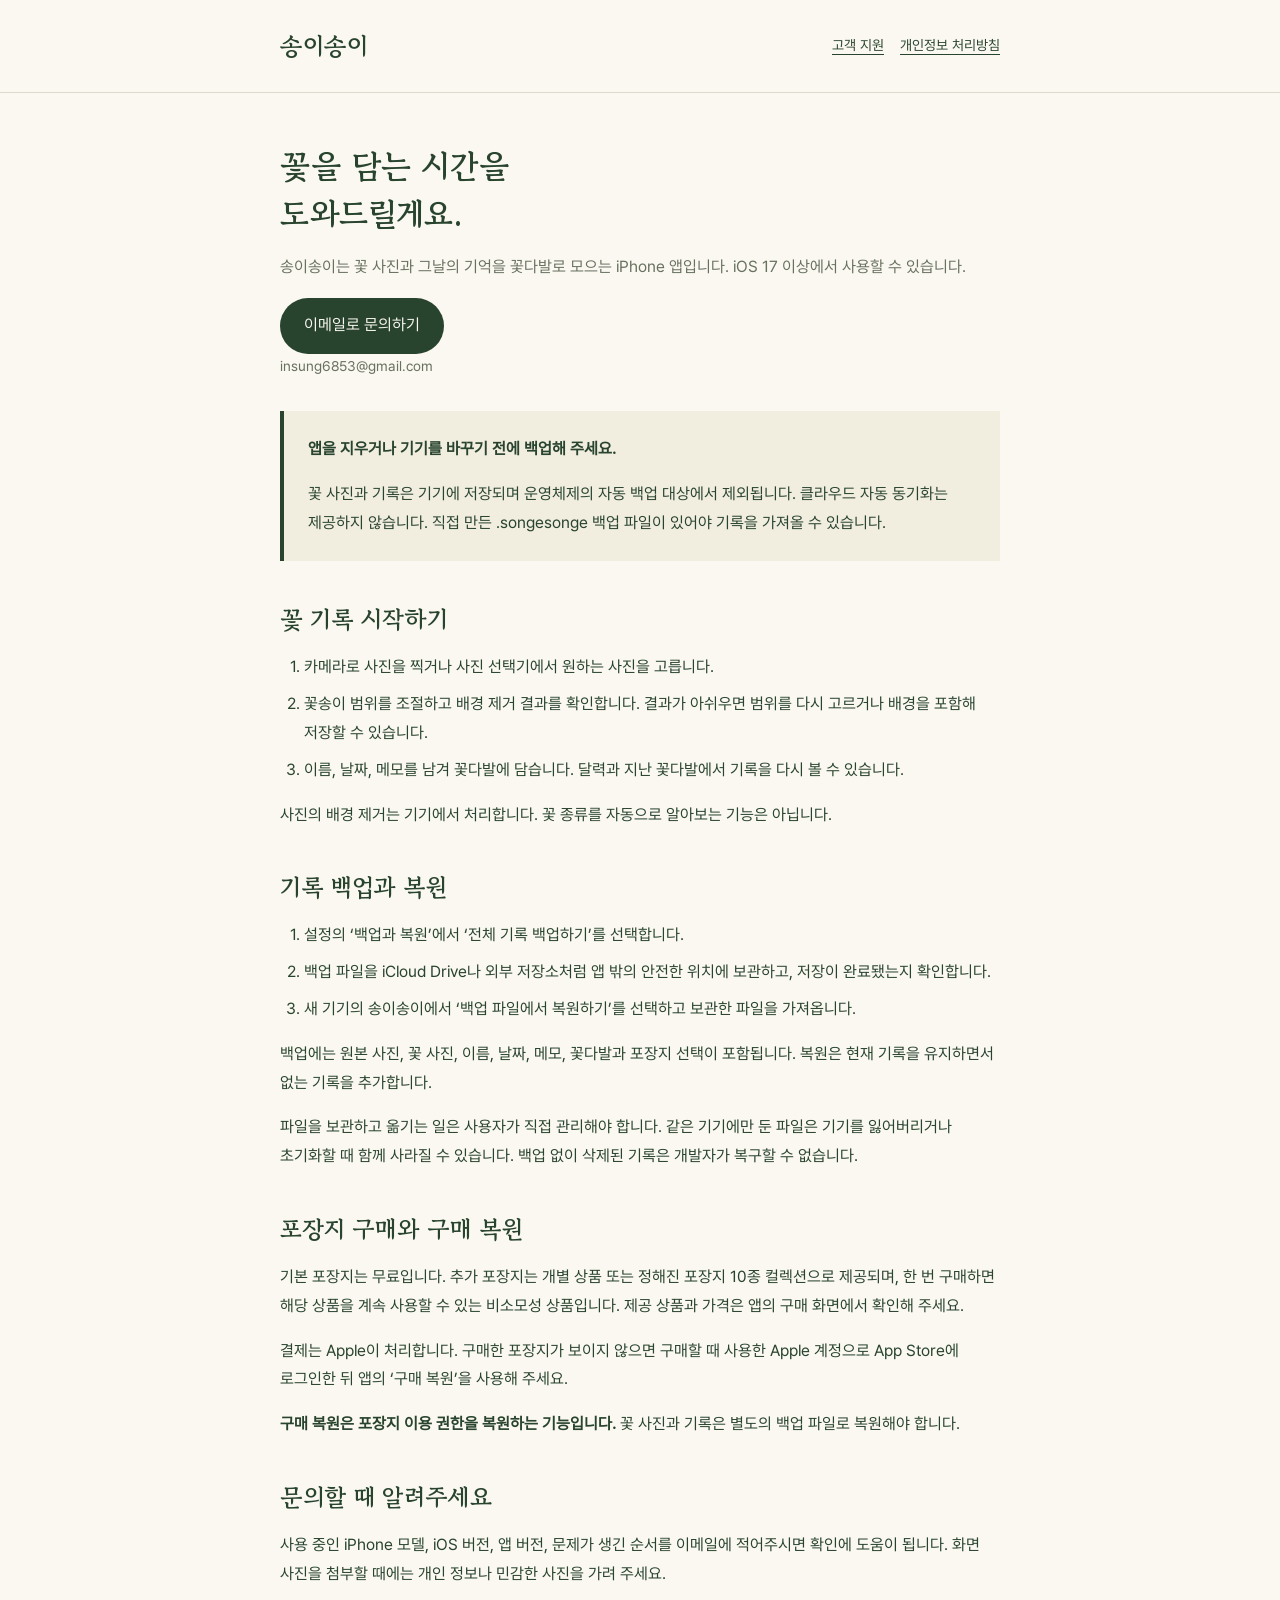
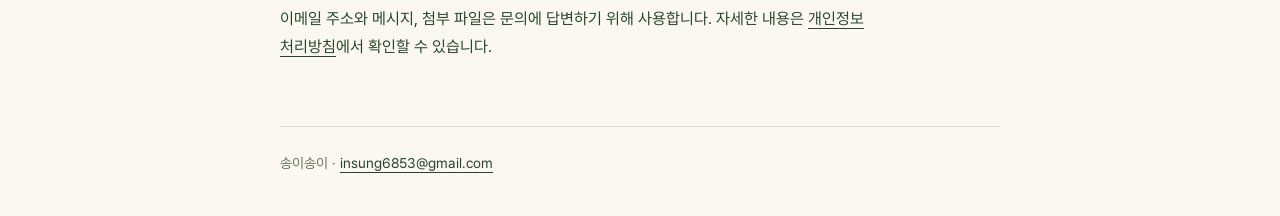
<file: index.html>
<!doctype html>
<html lang="ko">
<head><meta charset="utf-8"><meta name="viewport" content="width=device-width,initial-scale=1"><meta name="description" content="송이송이 사용 방법, 기록 백업과 복원, 포장지 구매 및 문의 안내."><meta name="theme-color" content="#FAF8F0"><title>송이송이 — 고객 지원</title><link rel="icon" href="data:,"><link rel="stylesheet" href="styles.css"></head>
<body>
<a class="skip" href="#main">본문으로 바로가기</a>
<header><div class="shell header-row"><a class="brand" href="index.html">송이송이</a><nav aria-label="주요 메뉴"><a href="index.html" aria-current="page">고객 지원</a><a href="privacy.html">개인정보 처리방침</a></nav></div></header>
<div class="shell"><main id="main">
<h1>꽃을 담는 시간을<br>도와드릴게요.</h1>
<p class="intro">송이송이는 꽃 사진과 그날의 기억을 꽃다발로 모으는 iPhone 앱입니다. iOS 17 이상에서 <span class="phrase">사용할 수 있습니다</span>.</p>
<a class="contact" href="mailto:insung6853@gmail.com">이메일로 문의하기</a>
<p class="meta">insung6853@gmail.com</p>
<aside class="note" aria-label="기록 보관 안내"><p><strong>앱을 지우거나 기기를 바꾸기 전에 <span class="phrase">백업해 주세요</span>.</strong></p><p>꽃 사진과 기록은 기기에 저장되며 운영체제의 자동 백업 대상에서 제외됩니다. 클라우드 자동 동기화는 제공하지 않습니다. 직접 만든 <code>.songesonge</code> 백업 파일이 있어야 기록을 <span class="phrase">가져올 수 있습니다</span>.</p></aside>
<section><h2>꽃 기록 시작하기</h2><ol><li>카메라로 사진을 찍거나 사진 선택기에서 원하는 사진을 고릅니다.</li><li>꽃송이 범위를 조절하고 배경 제거 결과를 확인합니다. 결과가 아쉬우면 범위를 다시 고르거나 배경을 포함해 저장할 수 있습니다.</li><li>이름, 날짜, 메모를 남겨 꽃다발에 담습니다. 달력과 지난 꽃다발에서 기록을 다시 <span class="phrase">볼 수 있습니다</span>.</li></ol><p>사진의 배경 제거는 기기에서 처리합니다. 꽃 종류를 자동으로 알아보는 기능은 아닙니다.</p></section>
<section><h2>기록 백업과 복원</h2><ol><li>설정의 ‘백업과 복원’에서 <span class="phrase">‘전체 기록 백업하기’를</span> 선택합니다.</li><li>백업 파일을 iCloud Drive나 외부 저장소처럼 앱 밖의 안전한 위치에 보관하고, 저장이 완료됐는지 확인합니다.</li><li>새 기기의 송이송이에서 <span class="phrase">‘백업 파일에서 복원하기’를</span> 선택하고 보관한 파일을 가져옵니다.</li></ol><p>백업에는 원본 사진, 꽃 사진, 이름, 날짜, 메모, 꽃다발과 포장지 선택이 포함됩니다. 복원은 현재 기록을 유지하면서 없는 기록을 추가합니다.</p><p>파일을 보관하고 옮기는 일은 사용자가 직접 관리해야 합니다. 같은 기기에만 둔 파일은 기기를 잃어버리거나 초기화할 때 함께 <span class="phrase">사라질 수 있습니다</span>. 백업 없이 삭제된 기록은 개발자가 <span class="phrase">복구할 수 없습니다</span>.</p></section>
<section><h2>포장지 구매와 구매 복원</h2><p>기본 포장지는 무료입니다. 추가 포장지는 개별 상품 또는 정해진 포장지 10종 컬렉션으로 제공되며, 한 번 구매하면 해당 상품을 계속 <span class="phrase">사용할 수 있는</span> 비소모성 상품입니다. 제공 상품과 가격은 앱의 구매 화면에서 <span class="phrase">확인해 주세요</span>.</p><p>결제는 Apple이 처리합니다. 구매한 포장지가 보이지 않으면 구매할 때 사용한 Apple 계정으로 App Store에 로그인한 뒤 앱의 <span class="phrase">‘구매 복원’을</span> 사용해 주세요.</p><p><strong>구매 복원은 포장지 이용 권한을 복원하는 기능입니다.</strong> 꽃 사진과 기록은 별도의 백업 파일로 복원해야 합니다.</p></section>
<section><h2>문의할 때 알려주세요</h2><p>사용 중인 iPhone 모델, iOS 버전, 앱 버전, 문제가 생긴 순서를 이메일에 적어주시면 확인에 도움이 됩니다. 화면 사진을 첨부할 때에는 개인 정보나 민감한 사진을 가려 주세요.</p><p>이메일 주소와 메시지, 첨부 파일은 문의에 답변하기 위해 사용합니다. 자세한 내용은 <a href="privacy.html">개인정보 처리방침</a>에서 <span class="phrase">확인할 수 있습니다</span>.</p></section>
</main><footer><p class="meta">송이송이 · <a href="mailto:insung6853@gmail.com">insung6853@gmail.com</a></p></footer></div>
</body></html>
</file>
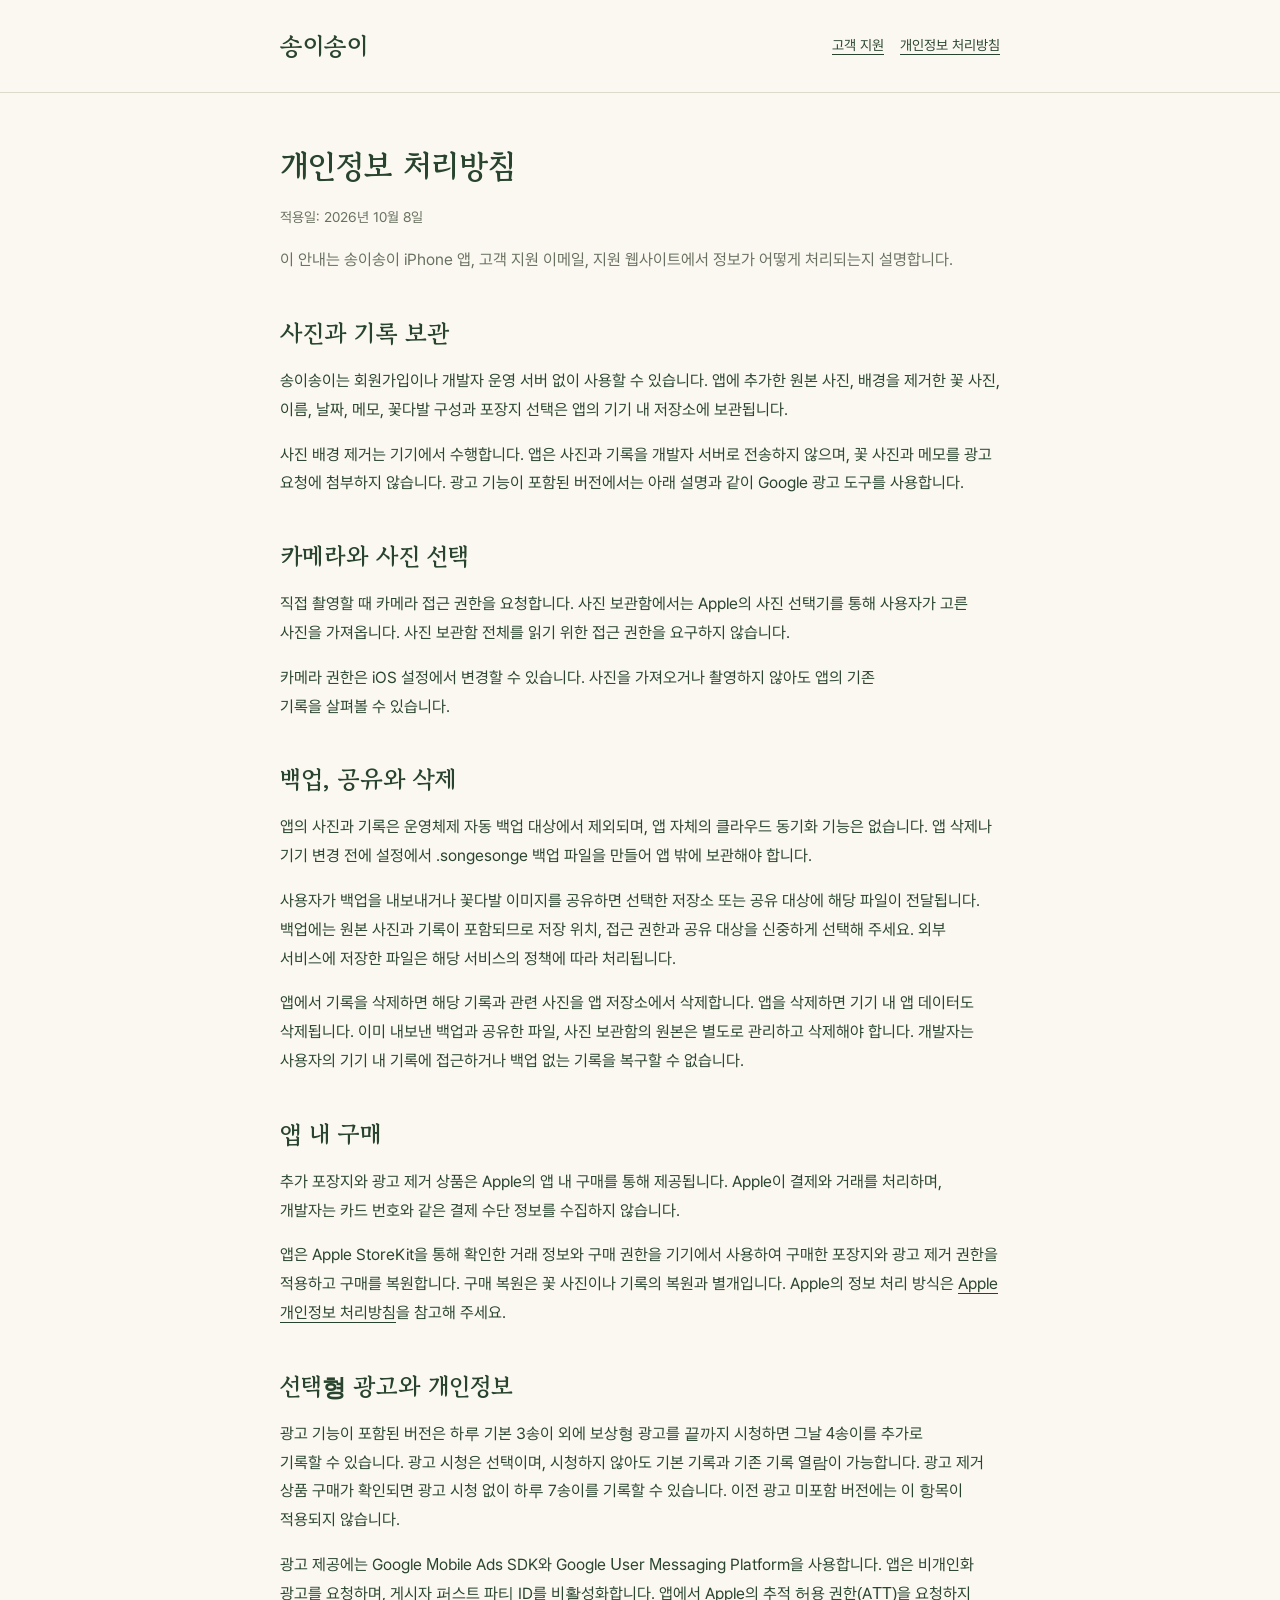
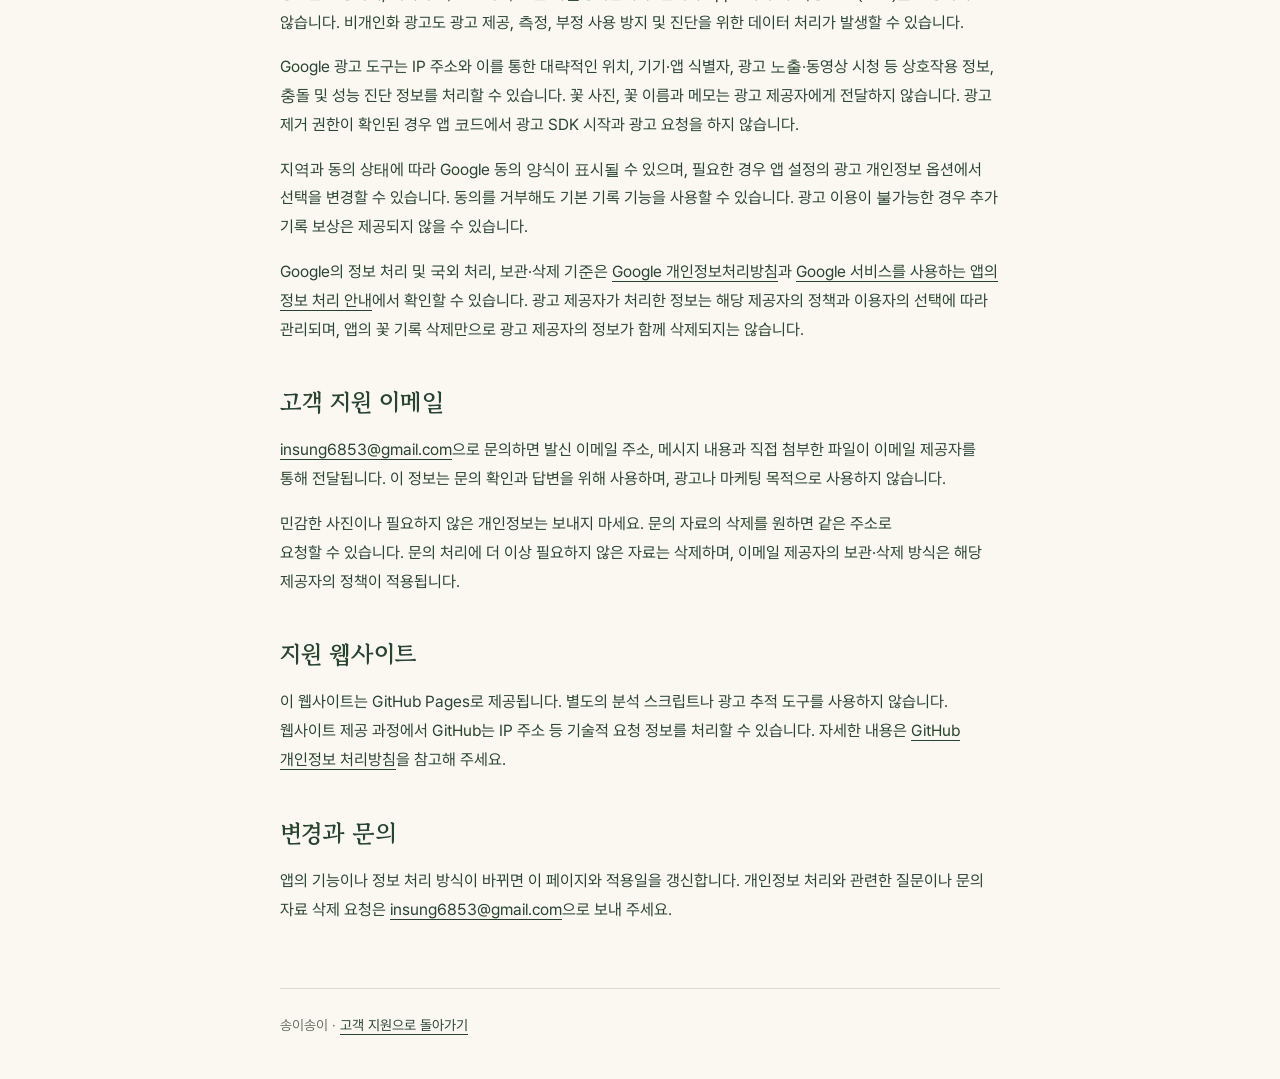
<file: privacy.html>
<!doctype html>
<html lang="ko">
<head><meta charset="utf-8"><meta name="viewport" content="width=device-width,initial-scale=1"><meta name="description" content="송이송이의 기기 내 사진 처리, 기록 저장, 백업 파일, Apple 구매 및 이메일 문의 정보 처리 안내."><meta name="theme-color" content="#FAF8F0"><title>송이송이 — 개인정보 처리방침</title><link rel="icon" href="data:,"><link rel="stylesheet" href="styles.css"></head>
<body><a class="skip" href="#main">본문으로 바로가기</a>
<header><div class="shell header-row"><a class="brand" href="index.html">송이송이</a><nav aria-label="주요 메뉴"><a href="index.html">고객 지원</a><a href="privacy.html" aria-current="page">개인정보 처리방침</a></nav></div></header>
<div class="shell"><main id="main"><h1>개인정보 처리방침</h1><p class="meta">적용일: 2026년 10월 8일</p><p class="intro">이 안내는 송이송이 iPhone 앱, 고객 지원 이메일, 지원 웹사이트에서 정보가 어떻게 처리되는지 설명합니다.</p>
<section><h2>사진과 기록 보관</h2><p>송이송이는 회원가입이나 개발자 운영 서버 없이 <span class="phrase">사용할 수 있습니다</span>. 앱에 추가한 원본 사진, 배경을 제거한 꽃 사진, 이름, 날짜, 메모, 꽃다발 구성과 포장지 선택은 앱의 기기 내 저장소에 보관됩니다.</p><p>사진 배경 제거는 기기에서 수행합니다. 앱은 사진과 기록을 개발자 서버로 전송하지 않으며, 꽃 사진과 메모를 광고 요청에 첨부하지 않습니다. 광고 기능이 포함된 버전에서는 아래 설명과 같이 Google 광고 도구를 사용합니다.</p></section>
<section><h2>카메라와 사진 선택</h2><p>직접 촬영할 때 카메라 접근 권한을 요청합니다. 사진 보관함에서는 Apple의 사진 선택기를 통해 사용자가 고른 사진을 가져옵니다. 사진 보관함 전체를 읽기 위한 접근 권한을 요구하지 않습니다.</p><p>카메라 권한은 iOS 설정에서 변경할 수 있습니다. 사진을 가져오거나 촬영하지 않아도 앱의 기존 기록을 <span class="phrase">살펴볼 수 있습니다</span>.</p></section>
<section><h2>백업, 공유와 삭제</h2><p>앱의 사진과 기록은 운영체제 자동 백업 대상에서 제외되며, 앱 자체의 클라우드 동기화 기능은 없습니다. 앱 삭제나 기기 변경 전에 설정에서 <code>.songesonge</code> 백업 파일을 만들어 앱 밖에 보관해야 합니다.</p><p>사용자가 백업을 내보내거나 꽃다발 이미지를 공유하면 선택한 저장소 또는 공유 대상에 해당 파일이 전달됩니다. 백업에는 원본 사진과 기록이 포함되므로 저장 위치, 접근 권한과 공유 대상을 신중하게 <span class="phrase">선택해 주세요</span>. 외부 서비스에 저장한 파일은 해당 서비스의 정책에 따라 처리됩니다.</p><p>앱에서 기록을 삭제하면 해당 기록과 관련 사진을 앱 저장소에서 삭제합니다. 앱을 삭제하면 기기 내 앱 데이터도 삭제됩니다. 이미 내보낸 백업과 공유한 파일, 사진 보관함의 원본은 별도로 관리하고 삭제해야 합니다. 개발자는 사용자의 기기 내 기록에 접근하거나 백업 없는 기록을 <span class="phrase">복구할 수 없습니다</span>.</p></section>
<section><h2>앱 내 구매</h2><p>추가 포장지와 광고 제거 상품은 Apple의 앱 내 구매를 통해 제공됩니다. Apple이 결제와 거래를 처리하며, 개발자는 카드 번호와 같은 결제 수단 정보를 수집하지 않습니다.</p><p>앱은 Apple StoreKit을 통해 확인한 거래 정보와 구매 권한을 기기에서 사용하여 구매한 포장지와 광고 제거 권한을 적용하고 구매를 복원합니다. 구매 복원은 꽃 사진이나 기록의 복원과 별개입니다. Apple의 정보 <span class="phrase">처리 방식</span>은 <a href="https://www.apple.com/legal/privacy/">Apple 개인정보 처리방침</a>을 참고해 주세요.</p></section>
<section><h2>선택형 광고와 개인정보</h2><p>광고 기능이 포함된 버전은 하루 기본 3송이 외에 보상형 광고를 끝까지 시청하면 그날 4송이를 추가로 <span class="phrase">기록할 수 있습니다</span>. 광고 시청은 선택이며, 시청하지 않아도 기본 기록과 기존 기록 열람이 가능합니다. 광고 제거 상품 구매가 확인되면 광고 시청 없이 하루 7송이를 <span class="phrase">기록할 수 있습니다</span>. 이전 광고 미포함 버전에는 이 항목이 적용되지 않습니다.</p><p>광고 제공에는 Google Mobile Ads SDK와 Google User Messaging Platform을 사용합니다. 앱은 비개인화 광고를 요청하며, 게시자 퍼스트 파티 ID를 비활성화합니다. 앱에서 Apple의 추적 허용 권한(ATT)을 요청하지 않습니다. 비개인화 광고도 광고 제공, 측정, 부정 사용 방지 및 진단을 위한 데이터 처리가 발생할 수 있습니다.</p><p>Google 광고 도구는 IP 주소와 이를 통한 대략적인 위치, 기기·앱 식별자, 광고 노출·동영상 시청 등 상호작용 정보, 충돌 및 성능 진단 정보를 <span class="phrase">처리할 수 있습니다</span>. 꽃 사진, 꽃 이름과 메모는 광고 제공자에게 전달하지 않습니다. 광고 제거 권한이 확인된 경우 앱 코드에서 광고 SDK 시작과 광고 요청을 하지 않습니다.</p><p>지역과 동의 상태에 따라 Google 동의 양식이 표시될 수 있으며, 필요한 경우 앱 설정의 광고 개인정보 옵션에서 선택을 변경할 수 있습니다. 동의를 거부해도 기본 기록 기능을 <span class="phrase">사용할 수 있습니다</span>. 광고 이용이 불가능한 경우 추가 기록 보상은 제공되지 않을 수 있습니다.</p><p>Google의 정보 처리 및 국외 처리, 보관·삭제 기준은 <a href="https://policies.google.com/privacy?hl=ko">Google 개인정보처리방침</a>과 <a href="https://policies.google.com/technologies/partner-sites?hl=ko">Google 서비스를 사용하는 앱의 정보 처리 안내</a>에서 <span class="phrase">확인할 수 있습니다</span>. 광고 제공자가 처리한 정보는 해당 제공자의 정책과 이용자의 선택에 따라 관리되며, 앱의 꽃 기록 삭제만으로 광고 제공자의 정보가 함께 삭제되지는 않습니다.</p></section>
<section><h2>고객 지원 이메일</h2><p><a href="mailto:insung6853@gmail.com">insung6853@gmail.com</a>으로 문의하면 발신 이메일 주소, 메시지 내용과 직접 첨부한 파일이 이메일 제공자를 통해 전달됩니다. 이 정보는 문의 확인과 답변을 위해 사용하며, 광고나 마케팅 목적으로 사용하지 않습니다.</p><p>민감한 사진이나 필요하지 않은 개인정보는 보내지 마세요. 문의 자료의 삭제를 원하면 같은 주소로 <span class="phrase">요청할 수 있습니다</span>. 문의 처리에 더 이상 필요하지 않은 자료는 삭제하며, 이메일 제공자의 보관·삭제 방식은 해당 제공자의 정책이 적용됩니다.</p></section>
<section><h2>지원 웹사이트</h2><p>이 웹사이트는 GitHub Pages로 제공됩니다. 별도의 분석 스크립트나 광고 추적 도구를 사용하지 않습니다. 웹사이트 제공 과정에서 GitHub는 IP 주소 등 기술적 요청 정보를 <span class="phrase">처리할 수 있습니다</span>. 자세한 내용은 <a href="https://docs.github.com/en/site-policy/privacy-policies/github-general-privacy-statement">GitHub 개인정보 처리방침</a>을 참고해 주세요.</p></section>
<section><h2>변경과 문의</h2><p>앱의 기능이나 정보 <span class="phrase">처리 방식</span>이 바뀌면 이 페이지와 적용일을 갱신합니다. 개인정보 처리와 관련한 질문이나 문의 자료 삭제 요청은 <a href="mailto:insung6853@gmail.com">insung6853@gmail.com</a>으로 <span class="phrase">보내 주세요</span>.</p></section>
</main><footer><p class="meta">송이송이 · <a href="index.html">고객 지원으로 돌아가기</a></p></footer></div></body></html>
</file>
<file: styles.css>
/* Colors, typography and spacing follow the app's DESIGN.md / GardenTheme. */
@font-face{font-family:GardenBody;src:url('fonts/GardenBody-Subset.woff2') format('woff2');font-weight:400;font-display:swap}
@font-face{font-family:GardenTitle;src:url('fonts/GardenTitle-Subset.woff2') format('woff2');font-weight:700;font-display:swap}
:root{color-scheme:light;--paper:#FAF8F0;--paper-shade:#F1EDDF;--ink:#28432E;--secondary:#687060;--line:#DADBCD;--space:4px;--page:24px;--body:16px;--small:14px;--heading:24px;--title:32px}
*{box-sizing:border-box}html{background:var(--paper);color:var(--ink)}body{margin:0;font:400 var(--body)/1.8 GardenBody,-apple-system,BlinkMacSystemFont,sans-serif;word-break:keep-all;overflow-wrap:anywhere}.shell{max-width:768px;margin:auto;padding:0 var(--page)}header{padding:24px 0;border-bottom:1px solid var(--line)}.header-row{display:flex;align-items:center;justify-content:space-between;gap:16px;flex-wrap:wrap}.brand{font:700 var(--heading)/1.4 GardenTitle,serif;text-decoration:none}nav{display:flex;gap:16px;flex-wrap:wrap}nav a{min-height:44px;display:inline-flex;align-items:center;font-size:var(--small)}a{color:var(--ink);text-underline-offset:4px}a:hover{text-decoration-thickness:2px}a:active{opacity:.8}a:focus-visible{outline:3px solid var(--ink);outline-offset:4px;border-radius:4px}.skip{position:absolute;left:24px;top:0;transform:translateY(-120%);background:var(--paper);padding:12px;z-index:1}.skip:focus{transform:translateY(0)}main{padding:48px 0}h1,h2{font-family:GardenTitle,serif;font-weight:700;line-height:1.5;text-wrap:balance}h1{font-size:var(--title);margin:0 0 16px}h2{font-size:var(--heading);margin:0 0 16px}p{margin:0 0 16px}section{margin-top:40px}ul,ol{padding-left:24px;margin:0 0 16px}li+li{margin-top:8px}.intro{color:var(--secondary)}.note{padding:24px;background:var(--paper-shade);border-left:4px solid var(--ink);margin-top:32px}.note p:last-child{margin-bottom:0}.contact{display:inline-flex;align-items:center;justify-content:center;min-height:56px;padding:12px 24px;border-radius:40px;background:var(--ink);color:var(--paper);text-decoration:none;max-width:100%}.contact:hover{text-decoration:underline}.meta{font-size:var(--small);color:var(--secondary)}footer{border-top:1px solid var(--line);padding:24px 0 40px}footer p{margin:0}strong{font-weight:700}code{font:inherit} @media(max-width:400px){main{padding-top:32px}.header-row{gap:8px}}@media(prefers-reduced-motion:reduce){*{scroll-behavior:auto}}

p,li{text-wrap:pretty}.phrase{white-space:nowrap}
</file>
